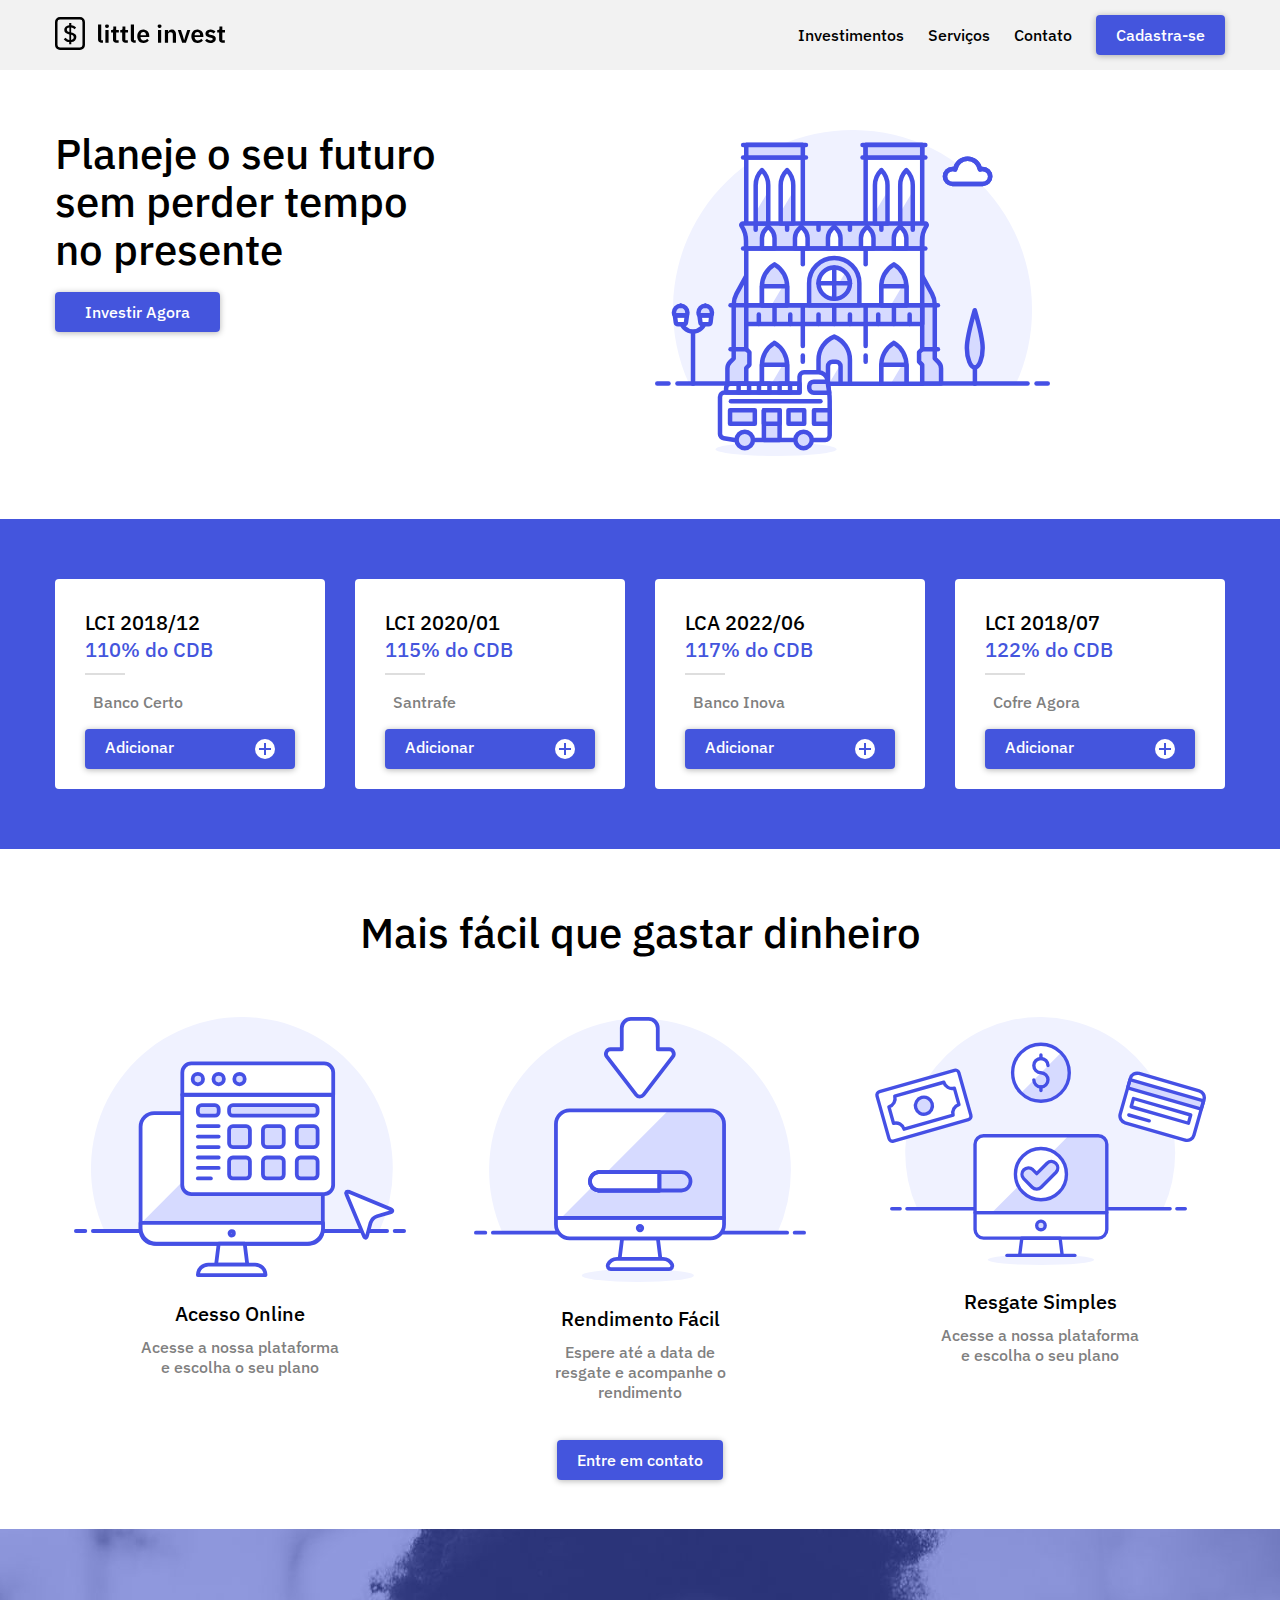
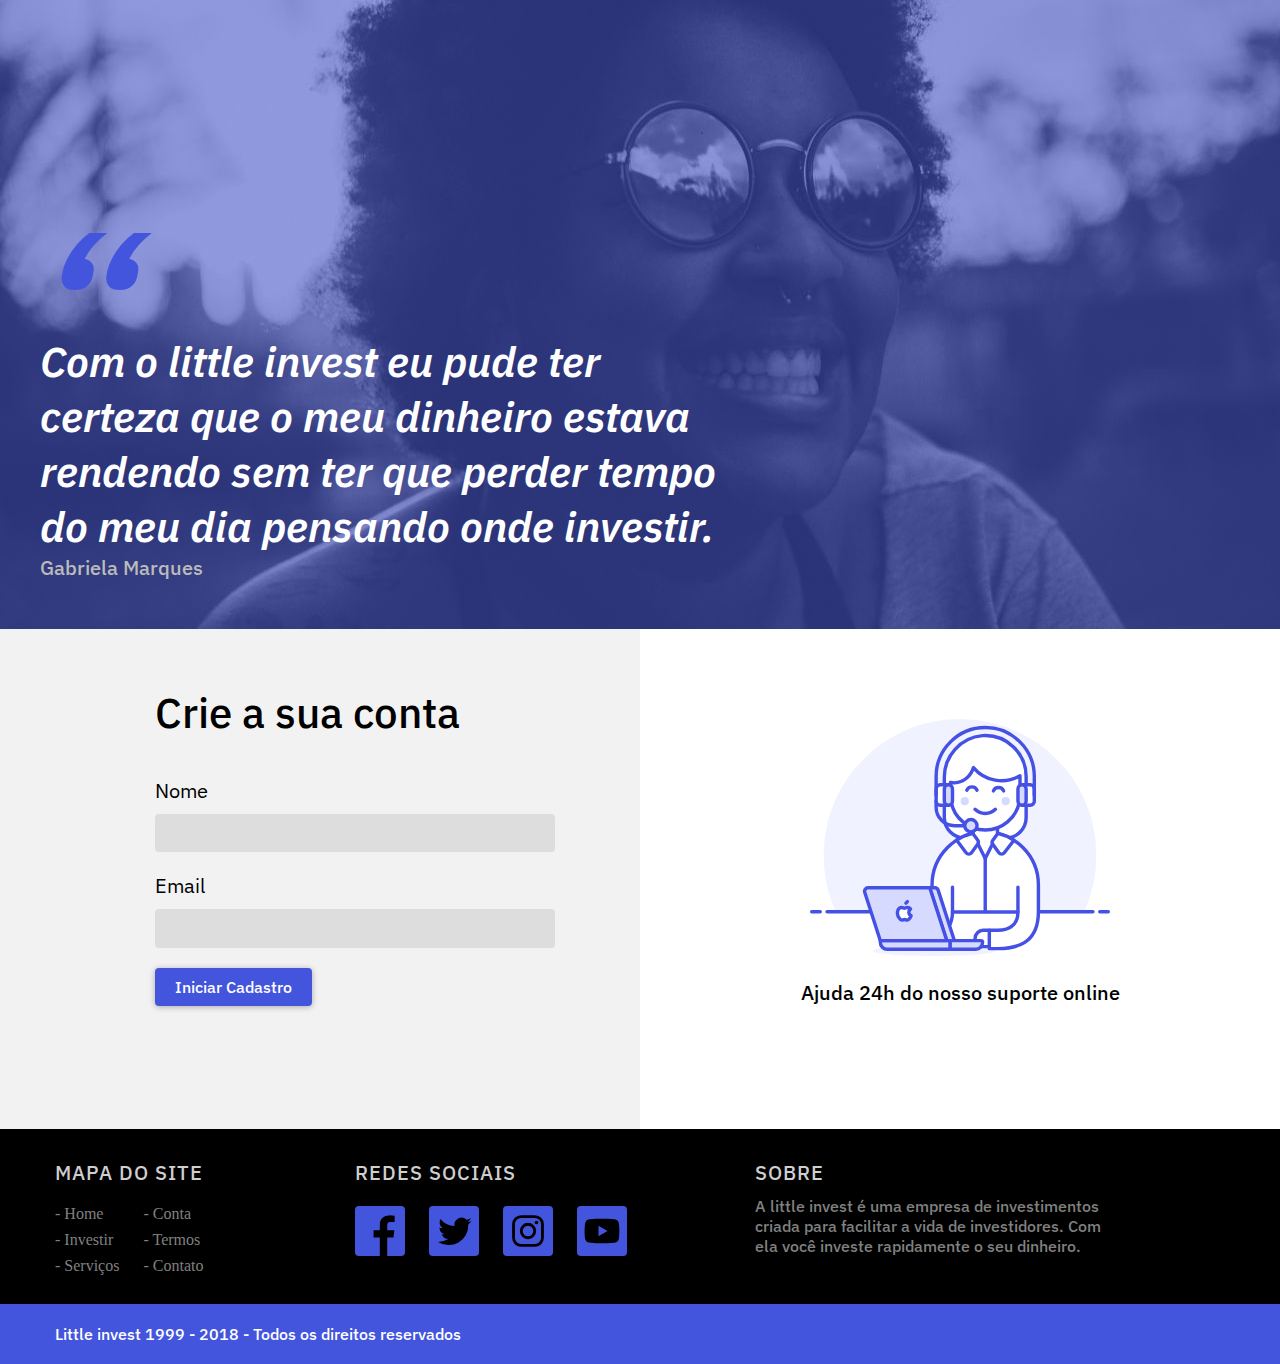
<file: index.html>
<!DOCTYPE html>
<html lang="pt-br">

<head>
    
    <!-- meta tag -->
    <meta charset="UTF-8">
    <meta name="viewport" content="width=device-width, initial-scale=1.0">
    <meta http-equiv="X-UA-Compatible" content="ie=edge">
    <meta name="description" content="Planeje o seu futuro sem perder tempo no presente">
    <!-- title -->
    <title>Little Invest | corretora de valores</title>
    <!-- Open Graph protocol | compartilhamento -->
	<meta property="og:type" content="website" />
	<meta property="og:title" content="Little Invest | corretora de valores" />
	<meta property="og:description" content="Planeje o seu futuro sem perder tempo no presente" />
	<meta property="og:url" content="http://www.littleinvest.com" />
	<!-- favicon -->
	<link rel="shortcut icon" href="favicon.ico">
    <!-- font  IBM Plex -->
    <link href="https://fonts.googleapis.com/css?family=IBM+Plex+Sans:500,500i,600i" rel="stylesheet">
    <!-- link css -->
    <link rel="stylesheet" href="css/style-final.css">
    
</head>

<body>

    <!-- Header -->
    <header class="header">
        <div class="container">
            <a href="index.html" class="grid-2"><img src="img/svg/logo.svg" alt="Logo Little Invest"></a>
            <nav class="grid-10 ">
                <ul class="menu">
                    <li><a href="#">Investimentos </a></li>
                    <li><a href="#">Serviços</a></li>
                    <li><a href="#">Contato</a></li>
                    <li><a href="cadastro-1.html" class="btn">Cadastra-se</a></li>
                </ul>

            </nav>
        </div>
    </header>
    <!-- Intro -->
    <section class="container intro">
        <div class="grid-6">
            <h1>Planeje o seu futuro sem perder tempo no presente</h1>
            <a href="cadastro-1.html" class="btn btn-large">Investir Agora</a>
        </div>
        <div class="grid-6">
            <img src="img/svg/notre-dame.svg" alt="viajar com Little Invest">
        </div>
    </section>
    <!-- Investimentos -->
    <section class="investimentos">
        <div class="container ">

            <div class="grid-3 investimentos-item">
                <h3>LCI 2018/12</h3>
                <h4>110% do CDB</h4>
                <p>Banco Certo</p>
                <a href="" class="btn ">
                    Adicionar <img src="img/svg/btn-add.svg" alt="icone adicionar">
                </a>
            </div>

            <div class="grid-3 investimentos-item">
                <h3>LCI 2020/01</h3>
                <h4>115% do CDB</h4>
                <p>Santrafe</p>
                <a href="" class="btn ">
                    Adicionar <img src="img/svg/btn-add.svg" alt="icone adicionar">
                </a>
            </div>

            <div class="grid-3 investimentos-item">
                <h3>LCA 2022/06</h3>
                <h4>117% do CDB</h4>
                <p>Banco Inova</p>
                <a href="" class="btn ">
                    Adicionar <img src="img/svg/btn-add.svg" alt="icone adicionar">
                </a>
            </div>

            <div class="grid-3 investimentos-item">
                <h3>LCI 2018/07</h3>
                <h4>122% do CDB</h4>
                <p>Cofre Agora</p>
                <a href="" class="btn ">
                    Adicionar <img src="img/svg/btn-add.svg" alt="icone adicionar">
                </a>
            </div>

        </div>
    </section>
    <!-- Qualidade -->
    <section class="container qualidade">
        <h2>Mais fácil que gastar dinheiro</h2>

        <div class="grid-4 qualidade-item">
            <div><img src="img/svg/monitor-window.svg" alt="Acesso online Little Invest"></div>
            <h3>Acesso Online</h3>
            <p>Acesse a nossa plataforma e escolha o seu plano</p>
        </div>

        <div class="grid-4 qualidade-item">
            <div><img src="img/svg/monitor-loading-progress.svg" alt="Rendimento Fácil Little Invest"></div>
            <h3>Rendimento Fácil</h3>
            <p>Espere até a data de resgate e acompanhe o rendimento</p>
        </div>

        <div class="grid-4 qualidade-item">
            <div><img src="img/svg/monitor-cash-credit-card.svg" alt="Resgate Simples Little Invest"></div>
            <h3>Resgate Simples</h3>
            <p>Acesse a nossa plataforma e escolha o seu plano</p>
        </div>

        <div class=" grid-12 qualidade-btn">
            <a href="#" class="btn">Entre em contato</a>
        </div>

    </section>
    <!-- citação -->
    <div class="citacao">
        <div class="container">
            <blockquote>
                <p>Com o little invest eu pude ter certeza que o meu dinheiro estava rendendo sem ter que perder tempo
                    do meu dia pensando onde investir.</p>
                <cite>Gabriela Marques</cite>
            </blockquote>
        </div>
    </div>
    <!-- cadastro -->
    <section class="cadastro">

        <div class="cadastro-item">

            <h2>Crie a sua conta</h2>
            <form action="" class="form">
                <label for="nome">Nome</label>
                <input type="text" name="nome" id="nome">
                <label for="email">Email</label>
                <input type="text" name="email" id="email">
                <button type="submit">Iniciar Cadastro</button>
            </form>

        </div>

        <div class="cadastro-item">

            <img src="img/svg/customer-service-woman.svg" alt="Suporte little invest">
            <h3>Ajuda 24h do nosso suporte online</h3>

        </div>

    </section>
    <!-- footer -->
    <footer>
        <div class="footer">
            <div class="container">
                <div class="grid-3">
                    <h3>Mapa do site</h3>
                    <ul>
                        <div>
                            <li><a href="#">- Home</a></li>
                            <li><a href="#">- Investir</a></li>
                            <li><a href="#">- Serviços</a></li>
                        </div>
                        <div>
                            <li><a href="#">- Conta</a></li>
                            <li><a href="#">- Termos</a></li>
                            <li><a href="#">- Contato</a></li>
                        </div>
                    </ul>
                </div>

                <div class="grid-4">
                    <h3>Redes sociais</h3>
                    <ul class="social-icons">
                        <li><a href="#"><img src="img/social/icon-facebook.svg" alt="Little invest icon-facebook"></a></li>
                        <li><a href="#"><img src="img/social/icon-twitter.svg" alt="Little invest icon-twitter"></a></li>
                        <li><a href="#"><img src="img/social/icon-instagram.svg" alt="Little invest icon-instagram"></a></li>
                        <li><a href="#"><img src="img/social/icon-youtube.svg" alt="Little invest icon-youtube"></a></li>
                        
                    </ul>
                </div>

                <div class="grid-5">
                    <h3>Sobre</h3>
                    <p>A little invest é uma empresa de investimentos criada para facilitar a vida de investidores. Com ela você investe rapidamente o seu dinheiro.</p>
                </div>
            </div>
        </div>

        <div class="copy">
            <div class="container">
                <p class="grid-12">Little invest 1999 - 2018 - Todos os direitos reservados</p>
            </div>
        </div>
    </footer>

</body>

</html>
</file>
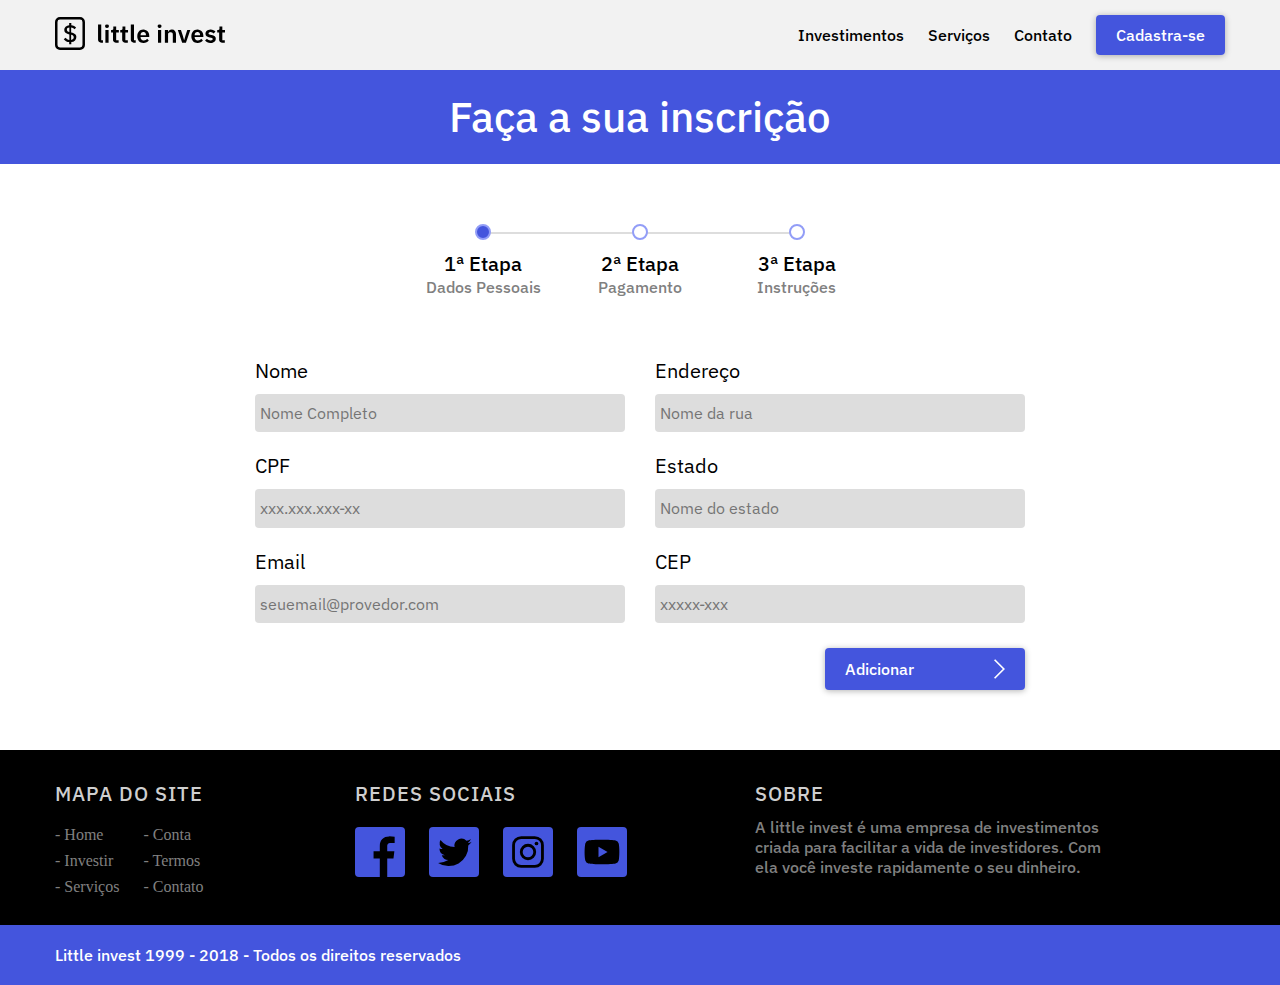
<file: cadastro-1.html>
<!DOCTYPE html>
<html lang="pt-br">

<head>
    
    <!-- meta tag -->
    <meta charset="UTF-8">
    <meta name="viewport" content="width=device-width, initial-scale=1.0">
    <meta http-equiv="X-UA-Compatible" content="ie=edge">
    <meta name="description" content="cadastro dos seus dados pessoais">
    <!-- title -->
    <title>Little Invest | cadastro dados pessoais</title>
    <!-- Open Graph protocol | compartilhamento -->
	<meta property="og:type" content="website" />
	<meta property="og:title" content="Little Invest | cadastro dados pessoais" />
	<meta property="og:description" content="cadastro dos seus dados pessoais" />
	<meta property="og:url" content="http://www.littleinvest.com/cadastro-1.html" />
	<!-- favicon -->
	<link rel="shortcut icon" href="favicon.ico">
    <!-- font  IBM Plex -->
    <link href="https://fonts.googleapis.com/css?family=IBM+Plex+Sans:500,500i,600i" rel="stylesheet">
    <!-- link css -->
    <link rel="stylesheet" href="css/style-final.css">

</head>

<body>

    <!-- Header -->
    <header class="header">
        <div class="container">
            <a href="index.html" class="grid-2"><img src="img/svg/logo.svg" alt="Logo Little Invest"></a>
            <nav class="grid-10 ">
                <ul class="menu">
                    <li><a href="#">Investimentos </a></li>
                    <li><a href="#">Serviços</a></li>
                    <li><a href="#">Contato</a></li>
                    <li><a href="cadastro-1.html" class="btn">Cadastra-se</a></li>
                </ul>

            </nav>
        </div>
    </header>
    <!-- title -->
    <section class="title">
        <div class="container">
            <h1 class="grid-12">Faça a sua inscrição</h1>
        </div>
    </section>
    <!-- formulario -->
    <section class="container formulario">


        <div class="grid-12">
            <ul class="progressbar"> 
                <li class="active">
                    1ª Etapa
                    <p>Dados Pessoais</p>
                </li>

                <li>
                    2ª Etapa
                    <p>Pagamento</p>
                </li>

                <li>
                    3ª Etapa
                    <p>Instruções</p>
                </li>
            </ul>
        </div>

        <div class="grid-6 coluna-1">
            <form action="" class="form">
                <label for="nome">Nome</label>
                <input type="text" name="nome" id="nome" placeholder="Nome Completo">
                <label for="cpf">CPF</label>
                <input type="text" name="cpf" id="cpf" placeholder="xxx.xxx.xxx-xx">
                <label for="email">Email</label>
                <input type="text" name="email" id="email" placeholder="seuemail@provedor.com">
            </form>
        </div>

        <div class="grid-6">
            <form action="" class="form">
                <label for="end">Endereço</label>
                <input type="text" name="end" id="end" placeholder="Nome da rua">
                <label for="estado">Estado</label>
                <input type="text" name="estado" id="estado" placeholder="Nome do estado">
                <label for="cep">CEP</label>
                <input type="text" name="cep" id="cep" placeholder="xxxxx-xxx">

                <a href="cadastro-2.html" class="btn ">
                    Adicionar <img src="img/svg/icon-proximo.svg" alt="icone proximo">
                </a>

            </form>
        </div>

    </section>

    <!-- footer -->
    <footer>
        <div class="footer">
            <div class="container">
                <div class="grid-3">
                    <h3>Mapa do site</h3>
                    <ul>
                        <div>
                            <li><a href="#">- Home</a></li>
                            <li><a href="#">- Investir</a></li>
                            <li><a href="#">- Serviços</a></li>
                        </div>
                        <div>
                            <li><a href="#">- Conta</a></li>
                            <li><a href="#">- Termos</a></li>
                            <li><a href="#">- Contato</a></li>
                        </div>
                    </ul>
                </div>

                <div class="grid-4">
                    <h3>Redes sociais</h3>
                    <ul class="social-icons">
                        <li><a href="#"><img src="img/social/icon-facebook.svg" alt="Little invest icon-facebook"></a></li>
                        <li><a href="#"><img src="img/social/icon-twitter.svg" alt="Little invest icon-twitter"></a></li>
                        <li><a href="#"><img src="img/social/icon-instagram.svg" alt="Little invest icon-instagram"></a></li>
                        <li><a href="#"><img src="img/social/icon-youtube.svg" alt="Little invest icon-youtube"></a></li>

                    </ul>
                </div>

                <div class="grid-5">
                    <h3>Sobre</h3>
                    <p>A little invest é uma empresa de investimentos criada para facilitar a vida de investidores. Com
                        ela você investe rapidamente o seu dinheiro.</p>
                </div>
            </div>
        </div>

        <div class="copy">
            <div class="container">
                <p class="grid-12">Little invest 1999 - 2018 - Todos os direitos reservados</p>
            </div>
        </div>
    </footer>

</body>

</html>
</file>
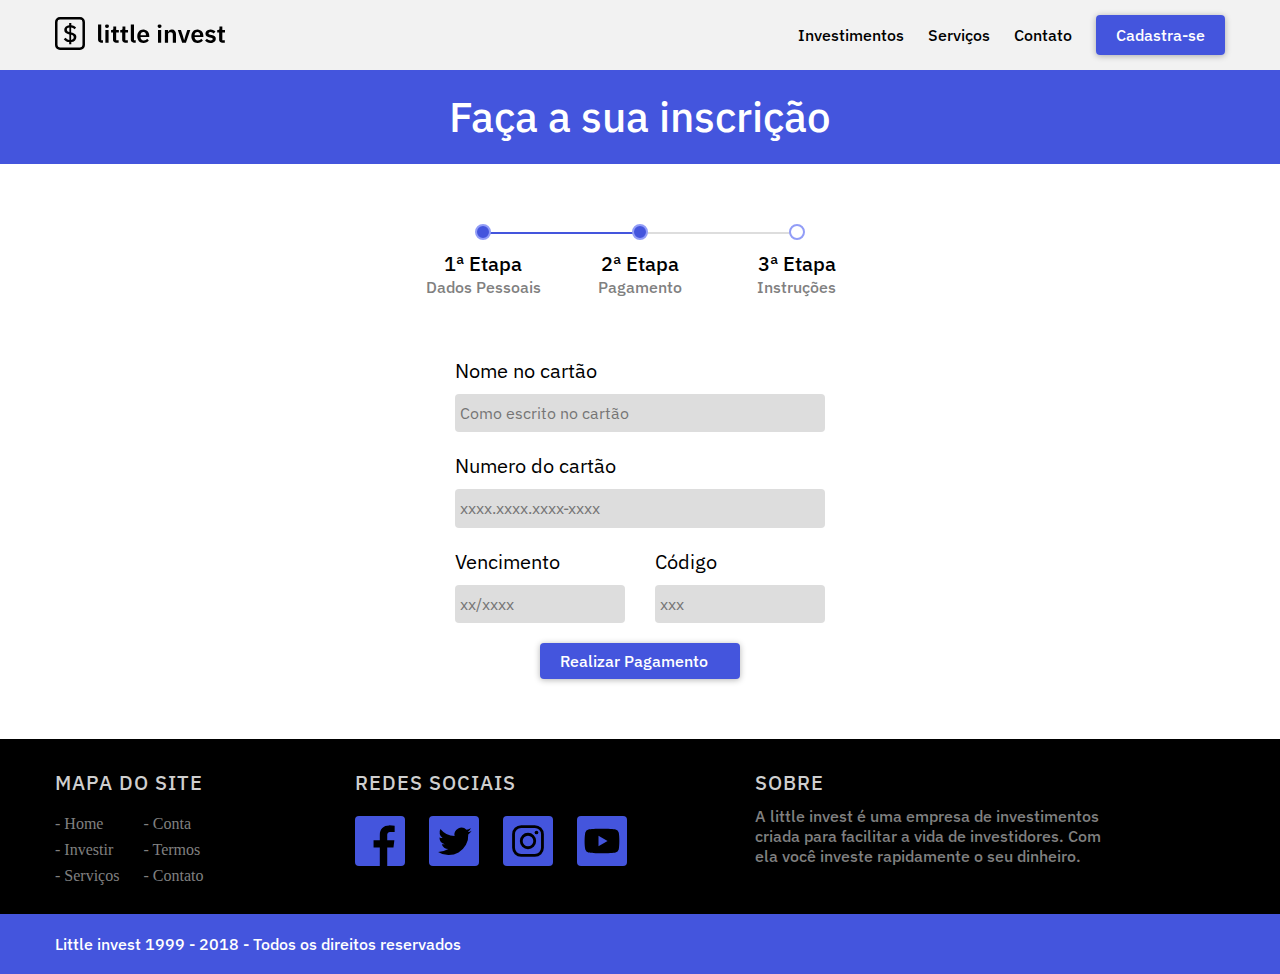
<file: cadastro-2.html>
<!DOCTYPE html>
<html lang="pt-br">

<head>
    
    <!-- meta tag -->
    <meta charset="UTF-8">
    <meta name="viewport" content="width=device-width, initial-scale=1.0">
    <meta http-equiv="X-UA-Compatible" content="ie=edge">
    <meta name="description" content="cadastro dos seus dados de pagamento">
    <!-- title -->
    <title>Little Invest | cadastro dados de pagamento</title>
    <!-- Open Graph protocol | compartilhamento -->
	<meta property="og:type" content="website" />
	<meta property="og:title" content="Little Invest | cadastro dados de pagamento" />
	<meta property="og:description" content="cadastro dos seus dados de pagamento" />
	<meta property="og:url" content="http://www.littleinvest.com/cadastro-2.html" />
	<!-- favicon -->
	<link rel="shortcut icon" href="favicon.ico">
    <!-- font  IBM Plex -->
    <link href="https://fonts.googleapis.com/css?family=IBM+Plex+Sans:500,500i,600i" rel="stylesheet">
    <!-- link css -->
    <link rel="stylesheet" href="css/style-final.css">

</head>

<body>

    <!-- Header -->
    <header class="header">
        <div class="container">
            <a href="index.html" class="grid-2"><img src="img/svg/logo.svg" alt="Logo Little Invest"></a>
            <nav class="grid-10 ">
                <ul class="menu">
                    <li><a href="#">Investimentos </a></li>
                    <li><a href="#">Serviços</a></li>
                    <li><a href="#">Contato</a></li>
                    <li><a href="cadastro-1.html" class="btn">Cadastra-se</a></li>
                </ul>

            </nav>
        </div>
    </header>
    <!-- title -->
    <section class="title">
        <div class="container">
            <h1 class="grid-12">Faça a sua inscrição</h1>
        </div>
    </section>
    <!-- formulario -->
    <section class="container formulario">


        <div class="grid-12">
            <ul class="progressbar">
                <li class="active">
                    1ª Etapa
                    <p>Dados Pessoais</p>
                </li>

                <li class="active">
                    2ª Etapa
                    <p>Pagamento</p>
                </li>

                <li>
                    3ª Etapa
                    <p>Instruções</p>
                </li>
            </ul>
        </div>

        <div class="grid-12">
            <form action="" class="form form-2 ">
                <label for="nome_cartao">Nome no cartão</label>
                <input type="text" name="nome_cartao" id="nome_cartao" placeholder="Como escrito no cartão">
                <label for="n_cartao">Numero do cartão</label>
                <input type="text" name="n_cartao" id="n_cartao" placeholder="xxxx.xxxx.xxxx-xxxx">
                <div class="small">
                    <label for="venc">Vencimento</label>
                    <input type="text" id="venc" name="venc" placeholder="xx/xxxx" class="margin">
                </div>

                <div class="small">
                    <label for="cod">Código</label>
                    <input type="text" id="cod" name="cod" placeholder="xxx" >
                </div>
                <a href="cadastro-3.html" class="btn">Realizar Pagamento</a>
            </form>
        </div>

    </section>

    <!-- footer -->
    <footer>
        <div class="footer">
            <div class="container">
                <div class="grid-3">
                    <h3>Mapa do site</h3>
                    <ul>
                        <div>
                            <li><a href="#">- Home</a></li>
                            <li><a href="#">- Investir</a></li>
                            <li><a href="#">- Serviços</a></li>
                        </div>
                        <div>
                            <li><a href="#">- Conta</a></li>
                            <li><a href="#">- Termos</a></li>
                            <li><a href="#">- Contato</a></li>
                        </div>
                    </ul>
                </div>

                <div class="grid-4">
                    <h3>Redes sociais</h3>
                    <ul class="social-icons">
                        <li><a href="#"><img src="img/social/icon-facebook.svg" alt="Little invest icon-facebook"></a></li>
                        <li><a href="#"><img src="img/social/icon-twitter.svg" alt="Little invest icon-twitter"></a></li>
                        <li><a href="#"><img src="img/social/icon-instagram.svg" alt="Little invest icon-instagram"></a></li>
                        <li><a href="#"><img src="img/social/icon-youtube.svg" alt="Little invest icon-youtube"></a></li>

                    </ul>
                </div>

                <div class="grid-5">
                    <h3>Sobre</h3>
                    <p>A little invest é uma empresa de investimentos criada para facilitar a vida de investidores. Com
                        ela você investe rapidamente o seu dinheiro.</p>
                </div>
            </div>
        </div>

        <div class="copy">
            <div class="container">
                <p class="grid-12">Little invest 1999 - 2018 - Todos os direitos reservados</p>
            </div>
        </div>
    </footer>

</body>

</html>
</file>
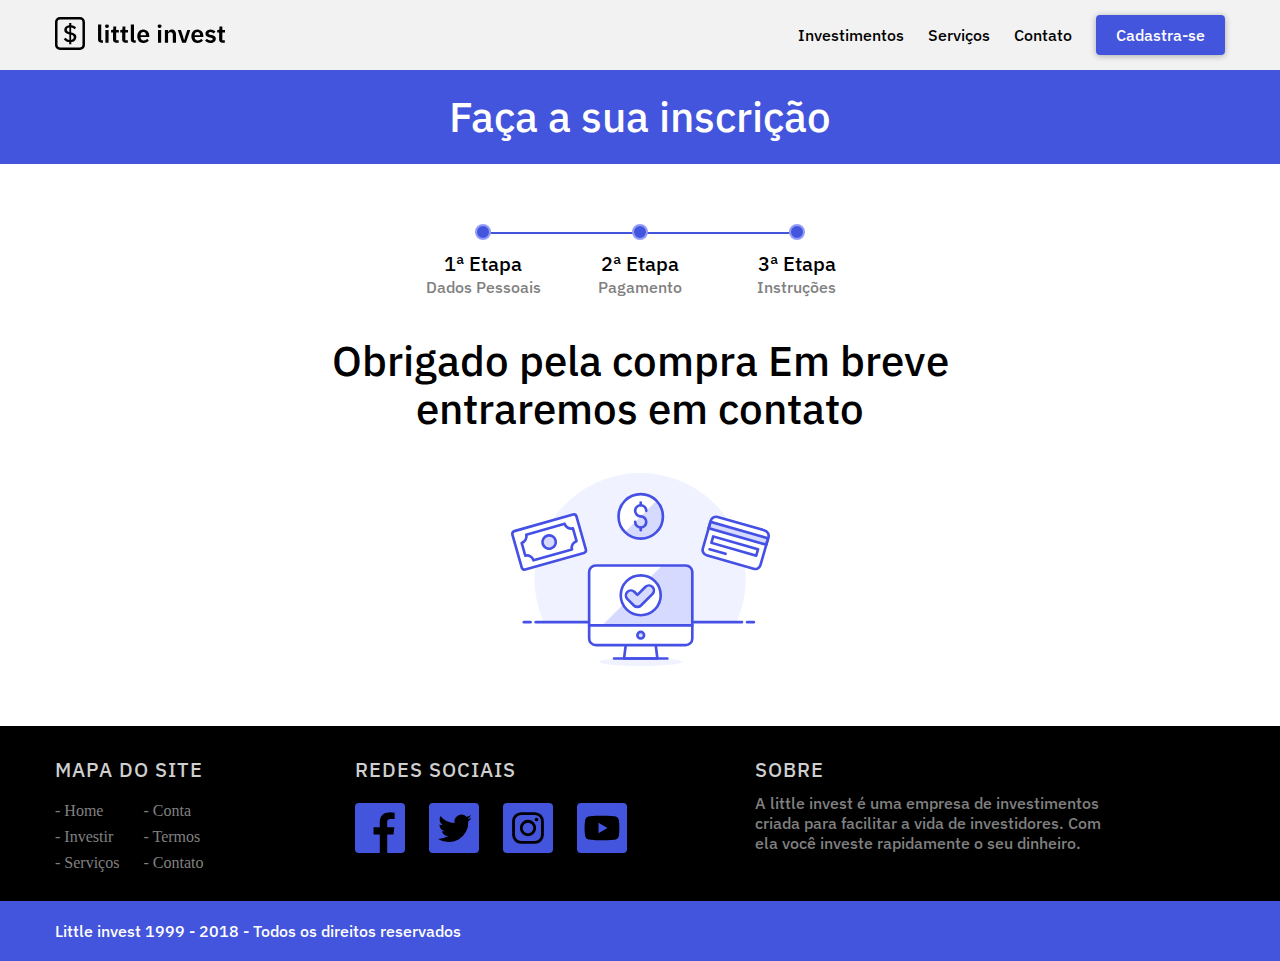
<file: cadastro-3.html>
<!DOCTYPE html>
<html lang="pt-br">

<head>
   
     <!-- meta tag -->
     <meta charset="UTF-8">
     <meta name="viewport" content="width=device-width, initial-scale=1.0">
     <meta http-equiv="X-UA-Compatible" content="ie=edge">
     <meta name="description" content="Obrigado pela compra Em breve entraremos em contato">
     <!-- title -->
     <title>Little Invest | Obrigado pela compra</title>
     <!-- Open Graph protocol | compartilhamento -->
     <meta property="og:type" content="website" />
     <meta property="og:title" content="Little Invest | Obrigado pela compra" />
     <meta property="og:description" content="Obrigado pela compra Em breve entraremos em contato" />
     <meta property="og:url" content="http://www.littleinvest.com/cadastro-3.html" />
     <!-- favicon -->
     <link rel="shortcut icon" href="favicon.ico">
     <!-- font  IBM Plex -->
     <link href="https://fonts.googleapis.com/css?family=IBM+Plex+Sans:500,500i,600i" rel="stylesheet">
     <!-- link css -->
     <link rel="stylesheet" href="css/style-final.css">

</head>

<body>

    <!-- Header -->
    <header class="header">
        <div class="container">
            <a href="index.html" class="grid-2"><img src="img/svg/logo.svg" alt="Logo Little Invest"></a>
            <nav class="grid-10 ">
                <ul class="menu">
                    <li><a href="#">Investimentos </a></li>
                    <li><a href="#">Serviços</a></li>
                    <li><a href="#">Contato</a></li>
                    <li><a href="cadastro-1.html" class="btn">Cadastra-se</a></li>
                </ul>

            </nav>
        </div>
    </header>
    <!-- title -->
    <section class="title">
        <div class="container">
            <h1 class="grid-12">Faça a sua inscrição</h1>
        </div>
    </section>
    <!-- formulario -->
    <section class="container cadastro-3">


        <div class="grid-12">
            <ul class="progressbar">
                <li class="active">
                    1ª Etapa
                    <p>Dados Pessoais</p>
                </li>

                <li class="active">
                    2ª Etapa
                    <p>Pagamento</p>
                </li>

                <li class="active">
                    3ª Etapa
                    <p>Instruções</p>
                </li>
            </ul>
        </div>

        <div class="grid-12">
            <h2>Obrigado pela compra Em breve entraremos em contato</h2>
        </div>

        <div class="grid-12">
            <img src="img/svg/monitor-cash-credit-card.svg" alt="Little invest obrigado pela compra">
        </div>

    </section>

    <!-- footer -->
    <footer>
        <div class="footer">
            <div class="container">
                <div class="grid-3">
                    <h3>Mapa do site</h3>
                    <ul>
                        <div>
                            <li><a href="#">- Home</a></li>
                            <li><a href="#">- Investir</a></li>
                            <li><a href="#">- Serviços</a></li>
                        </div>
                        <div>
                            <li><a href="#">- Conta</a></li>
                            <li><a href="#">- Termos</a></li>
                            <li><a href="#">- Contato</a></li>
                        </div>
                    </ul>
                </div>

                <div class="grid-4">
                    <h3>Redes sociais</h3>
                    <ul class="social-icons">
                        <li><a href="#"><img src="img/social/icon-facebook.svg" alt="Little invest icon-facebook"></a></li>
                        <li><a href="#"><img src="img/social/icon-twitter.svg" alt="Little invest icon-twitter"></a></li>
                        <li><a href="#"><img src="img/social/icon-instagram.svg" alt="Little invest icon-instagram"></a></li>
                        <li><a href="#"><img src="img/social/icon-youtube.svg" alt="Little invest icon-youtube"></a></li>

                    </ul>
                </div>

                <div class="grid-5">
                    <h3>Sobre</h3>
                    <p>A little invest é uma empresa de investimentos criada para facilitar a vida de investidores. Com
                        ela você investe rapidamente o seu dinheiro.</p>
                </div>
            </div>
        </div>

        <div class="copy">
            <div class="container">
                <p class="grid-12">Little invest 1999 - 2018 - Todos os direitos reservados</p>
            </div>
        </div>
    </footer>

</body>

</html>
</file>
<file: css/style-final.css>
html{line-height:1.15;-webkit-text-size-adjust:100%}body{margin:0}main{display:block}h1{font-size:2em;margin:.67em 0}hr{box-sizing:content-box;height:0;overflow:visible}pre{font-family:monospace,monospace;font-size:1em}a{background-color:transparent}abbr[title]{border-bottom:none;text-decoration:underline;text-decoration:underline dotted}b,strong{font-weight:bolder}code,kbd,samp{font-family:monospace,monospace;font-size:1em}small{font-size:80%}sub,sup{font-size:75%;line-height:0;position:relative;vertical-align:baseline}sub{bottom:-.25em}sup{top:-.5em}img{border-style:none}button,input,optgroup,select,textarea{font-family:inherit;font-size:100%;line-height:1.15;margin:0}button,input{overflow:visible}button,select{text-transform:none}button,[type="button"],[type="reset"],[type="submit"]{-webkit-appearance:button}button::-moz-focus-inner,[type="button"]::-moz-focus-inner,[type="reset"]::-moz-focus-inner,[type="submit"]::-moz-focus-inner{border-style:none;padding:0}button:-moz-focusring,[type="button"]:-moz-focusring,[type="reset"]:-moz-focusring,[type="submit"]:-moz-focusring{outline:1px dotted ButtonText}fieldset{padding:.35em .75em .625em}legend{box-sizing:border-box;color:inherit;display:table;max-width:100%;padding:0;white-space:normal}progress{vertical-align:baseline}textarea{overflow:auto}[type="checkbox"],[type="radio"]{box-sizing:border-box;padding:0}[type="number"]::-webkit-inner-spin-button,[type="number"]::-webkit-outer-spin-button{height:auto}[type="search"]{-webkit-appearance:textfield;outline-offset:-2px}[type="search"]::-webkit-search-decoration{-webkit-appearance:none}::-webkit-file-upload-button{-webkit-appearance:button;font:inherit}details{display:block}summary{display:list-item}template{display:none}[hidden]{display:none}html,body,div,span,applet,object,iframe,h1,h2,h3,h4,h5,h6,p,blockquote,pre,a,abbr,acronym,address,big,cite,code,del,dfn,em,img,ins,kbd,q,s,samp,small,strike,strong,sub,sup,tt,var,b,u,i,center,dl,dt,dd,ol,ul,li,fieldset,form,label,legend,table,caption,tbody,tfoot,thead,tr,th,td,article,aside,canvas,details,embed,figure,figcaption,footer,header,hgroup,menu,nav,output,ruby,section,summary,time,mark,audio,video{margin:0;padding:0;border:0;font-size:100%;font:inherit;vertical-align:baseline}article,aside,details,figcaption,figure,footer,header,hgroup,menu,nav,section{display:block}body{line-height:1}ol,ul{list-style:none}blockquote,q{quotes:none}blockquote:before,blockquote:after,q:before,q:after{content:'';content:none}table{border-collapse:collapse;border-spacing:0}*,:before,:after{-webkit-box-sizing:border-box;-moz-box-sizing:border-box;box-sizing:border-box}.container{width:1200px;margin:0 auto;padding:0;position:relative}.container:after,.container:before{content:" ";display:table}.container:after{clear:both}.grid-1,.grid-2,.grid-3,.grid-4,.grid-5,.grid-6,.grid-7,.grid-8,.grid-9,.grid-10,.grid-11,.grid-12{float:left;margin-right:15px;margin-left:15px}.grid-1{width:70px}.grid-2{width:170px}.grid-3{width:270px}.grid-4{width:370px}.grid-5{width:470px}.grid-6{width:570px}.grid-7{width:670px}.grid-8{width:770px}.grid-9{width:870px}.grid-10{width:970px}.grid-11{width:1070px}.grid-12{width:1170px}@media only screen and (min-width: 970px) and (max-width: 1220px){.container{width:970px}.grid-1{width:50px}.grid-2{width:130px}.grid-3{width:210px}.grid-4{width:290px}.grid-5{width:370px}.grid-6{width:450px}.grid-7{width:530px}.grid-8{width:610px}.grid-9{width:690px}.grid-10{width:770px}.grid-11{width:850px}.grid-12{width:930px}}@media only screen and (max-width: 980px){.container{width:788px}.grid-1,.grid-2,.grid-3,.grid-4,.grid-5,.grid-6,.grid-7,.grid-8,.grid-9,.grid-10,.grid-11,.grid-12{float:left;margin-right:10px;margin-left:10px}.grid-1{width:44px}.grid-2{width:108px}.grid-3{width:172px}.grid-4{width:236px}.grid-5{width:300px}.grid-6{width:364px}.grid-7{width:428px}.grid-8{width:492px}.grid-9{width:556px}.grid-10{width:620px}.grid-11{width:684px}.grid-12{width:748px}}@media only screen and (max-width: 806px){.container{max-width:300px}.grid-1,.grid-2,.grid-3,.grid-4,.grid-5,.grid-6,.grid-7,.grid-8,.grid-9,.grid-10,.grid-11,.grid-12,.grid-13,.grid-14,.grid-15,.grid-16,.grid-1-3{width:300px;margin:0 0 20px;float:none}}.btn{box-shadow:0 1px 6px 0 rgba(0,0,0,0.3);border-radius:4px;background:#45d;color:#fff;padding:10px 20px;text-decoration:none;font-family:'IBM Plex Sans',sans-serif;font-size:16px;font-weight:500}img{max-width:100%}h1,h2,h3,h4,h5,h6,p{font-family:'IBM Plex Sans',sans-serif;font-weight:500}.btn:hover{background:#343f99}.btn-large{padding:10px 30px}h1,h2{font-size:42px;line-height:48px}h3,h4{font-size:20px;line-height:27px}p{font-size:16px;line-height:20px;color:gray}img{max-width:100%}.header{width:100%;height:70px;display:flex;align-items:center;background-color:#f2f2f2}.menu{margin-top:10px;text-align:right}.menu li{display:inline-block;margin-left:20px}.menu li a{color:#000;font-size:16px;font-weight:500;text-decoration:none;font-family:'IBM Plex Sans',sans-serif}.menu li a:hover{color:#45d}.menu li a.btn{color:#fff}.intro{padding:60px 0}.intro h1{padding:0 160px 30px 0}.intro img{width:395.3px}.investimentos{padding:60px 0;background:#45d}.investimentos-item{background:#fff;padding:30px 30px 20px;border-radius:4px}.investimentos .btn{width:100%;display:flex;justify-content:space-between}.investimentos .btn img{width:20px;height:20px}.investimentos h4{color:#45d}.investimentos h4::after{content:"";width:40px;height:2px;display:block;margin-top:10px;background:#dedede}.investimentos p{padding:17px 8px}.qualidade{padding:60px 0;text-align:center}.qualidade h2{margin-bottom:60px}.qualidade-item div{margin:0 auto;width:90%}.qualidade h3{margin:20px 0 10px}.qualidade p{margin:0 auto;max-width:200px}.qualidade-btn{padding-top:50px}.citacao{width:100%;height:700px;background:url(../img/bg-citacao.jpg) no-repeat center;background-size:cover}.citacao blockquote p{font-size:42px;line-height:55px;color:#fff;font-weight:600;font-style:italic;padding-right:500px;margin-top:350px}.citacao blockquote p::before{content:"“";display:block;font-size:200px;font-weight:600;font-style:italic;font-family:'IBM Plex Sans',sans-serif;color:#45d}.citacao blockquote cite{font-size:20px;font-weight:500;font-family:'IBM Plex Sans',sans-serif;line-height:27px;color:#bbb;margin-top:10px}.cadastro{display:flex}.cadastro-item{float:left;width:50%;height:500px;padding:60px 0}.cadastro-item img{width:300px;margin-bottom:20px;margin-top:30px}.cadastro-item:first-child{background:#f2f2f2;padding-left:155px}.cadastro-item:last-child{text-align:center}.cadastro-item .form{margin-top:40px}.form label{display:block;font-family:'IBM Plex Sans',sans-serif;font-size:20px;line-height:27px;margin:20px 0 10px}.form input{width:400px;font-family:'IBM Plex Sans',sans-serif;display:block;background:#ddd;padding:10px 5px;border:none;border-radius:4px}.form button{box-shadow:0 1px 6px 0 rgba(0,0,0,0.3);border-radius:4px;background:#45d;color:#fff;padding:10px 20px;text-decoration:none;font-family:'IBM Plex Sans',sans-serif;font-size:16px;font-weight:500;border:none;cursor:pointer;margin-top:20px}.form button:hover{background:#343f99}.footer{background:#000;padding:30px 0;clear:both}.footer h3{color:#cfcfcf;text-transform:uppercase;letter-spacing:1px;margin-bottom:10px}.footer ul div{display:inline-block}.footer ul li{margin-top:10px;margin-right:20px}.footer ul li a{text-decoration:none;color:gray}.footer ul li a:hover{color:#fff}.social-icons li{display:inline-block}.footer p{max-width:350px}.social-icons li img{width:50px;height:50px}.copy{background:#45d;padding:20px 0}.copy p{color:#fff}.title{padding:23px;background:#45d;color:#fff;text-align:center}.formulario{padding:60px 0}.formulario .coluna-1{padding-left:200px}.formulario .form input{width:370px}.formulario .btn{clear:both;width:200px;display:flex;align-items:center;justify-content:space-between;margin:25px 0 0 170px}.formulario .btn img{width:11px;height:22px}.progressbar{margin:0 auto;width:470px;text-align:center}.progressbar li{font-family:'IBM Plex Sans',sans-serif;font-size:20px;line-height:27px;font-weight:500;margin-bottom:40px;width:33.3333%;float:left;position:relative}.progressbar li::before{content:"";display:block;width:16px;height:16px;border:2px solid #929df7;background:#fff;border-radius:50%;margin:0 auto 10px}.progressbar li::after{content:"";width:100%;height:2px;position:absolute;top:8px;left:-50%;background:#ddd;z-index:-1}.progressbar li:first-child::after{content:none}.progressbar li.active::before{background:#45d}.progressbar li.active::after{background:#45d}.form-2{width:370px;margin:0 auto}.form-2 .small{float:left}.form-2 .small input{width:170px}.form-2 .margin{margin-right:30px;margin-bottom:20px}.form-2 .btn{margin:0 auto}.cadastro-3{padding:60px 0}.cadastro-3 h2{margin:0 auto;text-align:center;max-width:640px;margin-bottom:40px}.cadastro-3 img{display:block;margin:0 auto;width:260px}@media screen and (max-width: 1220px){.citacao blockquote p{padding-right:200px}.cadastro-item:first-child{padding-left:55px}.social-icons li{margin-bottom:10px}.formulario .coluna-1{padding-left:80px}}@media screen and (max-width: 980px){.investimentos-item{background:#fff;padding:30px 10px 20px;border-radius:4px}.citacao blockquote p{padding-right:100px}.cadastro-item:first-child{padding-left:55px}.form input{width:280px;font-family:'IBM Plex Sans',sans-serif;display:block;background:#ddd;padding:10px 5px;border:none;border-radius:4px}.formulario .coluna-1{padding-left:0}}@media screen and (max-width: 806px){h1,h2{font-size:32px;line-height:40px}.header{height:80px;flex-direction:column}.header img{display:block;margin:10px auto;width:150px}.menu li a.btn{display:none}.intro h1{padding:0}.intro .btn{display:block;text-align:center;margin:20px 10px}.citacao blockquote p{font-size:32px;line-height:48px;padding-right:0;margin-top:150px;margin-bottom:20px}.cadastro-item:first-child{padding-left:0}.cadastro{display:flex;flex-direction:column}.cadastro-item{display:flex;flex-direction:column;align-items:center;justify-content:center;width:100%}.title{padding:0;text-align:center}.title h1{font-size:24px;margin-top:10px}.form{clear:both}.formulario .form input{width:300px}.formulario .btn{margin:25px 0 0 100px}.progressbar{width:300px}.form-2{width:300px;margin:0 auto}.form-2 .small input{width:130px}.cadastro-3 h2{clear:both}}
</file>
